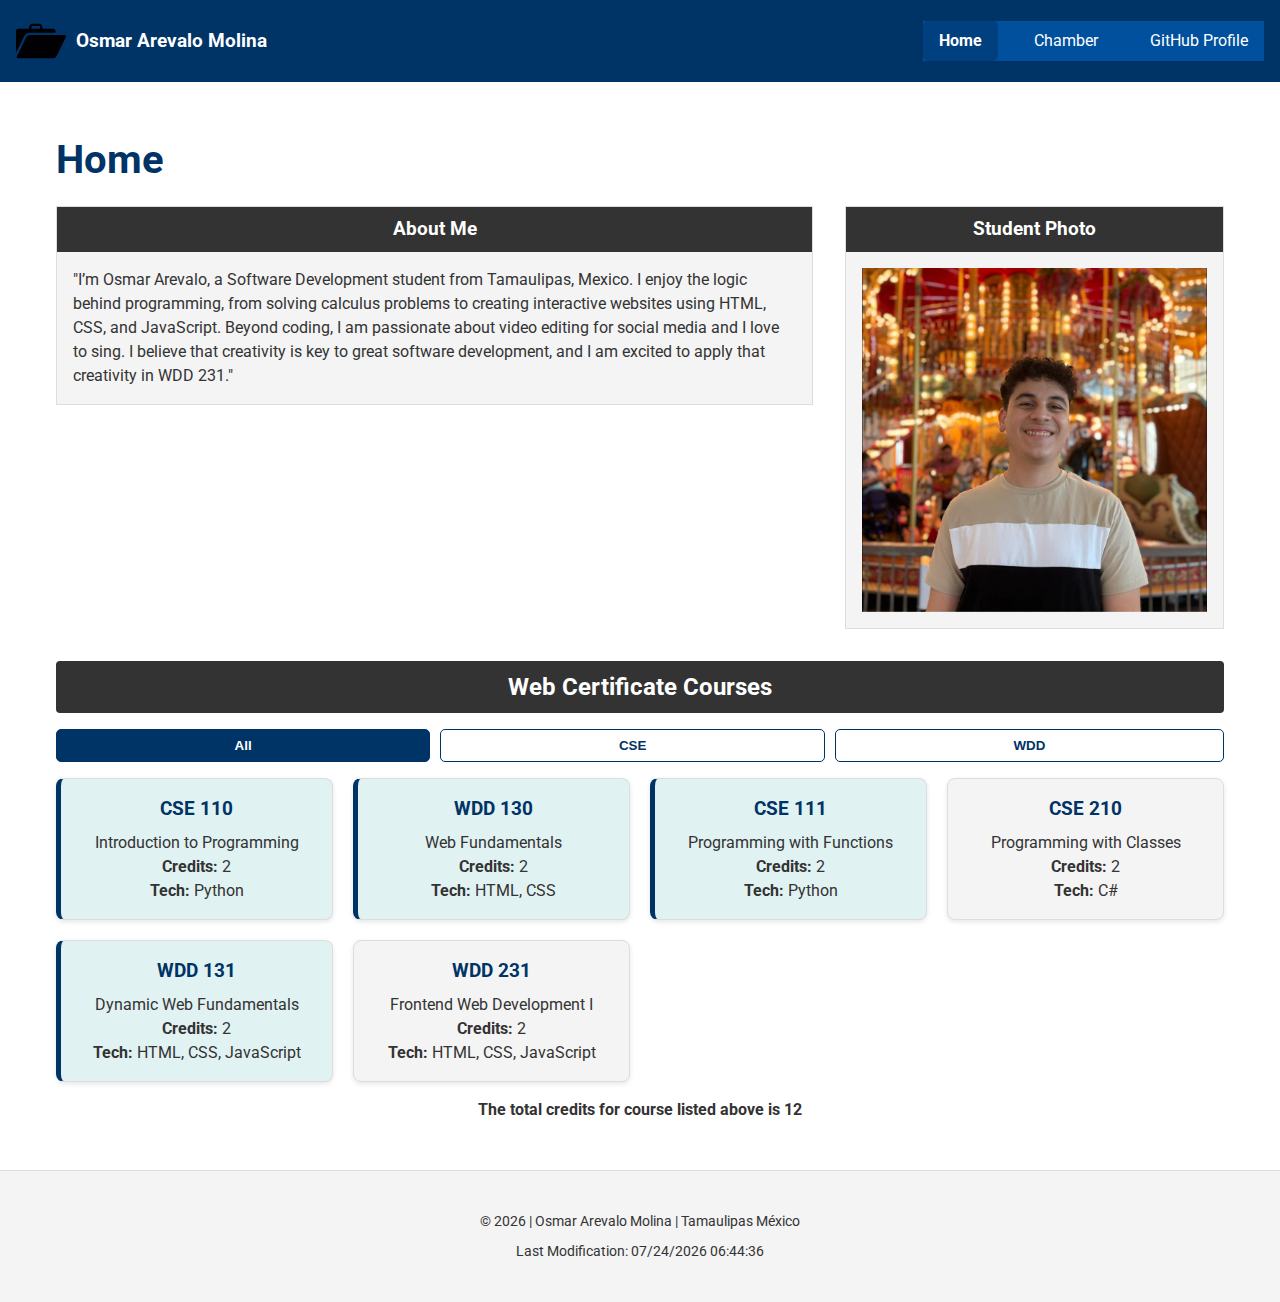
<file: index.html>
<!DOCTYPE html>
<html lang="en">
<head>
    <meta charset="UTF-8">
    <meta name="viewport" content="width=device-width, initial-scale=1.0">
    <meta name="description" content="WDD 231 Course Home Page - Web Frontend Development assignment showcasing responsive design and JS proficiency..">
    <meta name="author" content="Osmar Arevalo Molina">
    
    <title>WDD 231 - Course Home Page</title>

    <link rel="preconnect" href="https://fonts.googleapis.com">
    <link rel="preconnect" href="https://fonts.gstatic.com" crossorigin>
    <link href="https://fonts.googleapis.com/css2?family=Roboto:wght@400;700&display=swap" rel="stylesheet">

    <link rel="stylesheet" href="styles/base.css"> 
    <link rel="stylesheet" href="styles/layout.css"> <script src="scripts/main.js" defer></script>

    <link rel="icon" href="images/favicon.ico">
</head>
<body>

    <header>
        <div class="logo-container">
            <img src="images/logo.svg" alt="WDD 231 Course Logo" width="50" height="50">
            <span>Osmar Arevalo Molina</span>
        </div>
        
        <a id="menu" href="#" aria-label="Menu"></a>
        
        <nav>
            <ul class="navigation">
                <li><a href="#" class="active">Home</a></li>
                <li><a href="#">Chamber</a></li>
                <li><a href="https://github.com/Osmar238/wdd231" target="_blank">GitHub Profile</a></li>
            </ul> </nav>
    </header>

    <main>
        <h1>Home</h1>

        <section class="about-grid">
            <div class="about-card">
                <h2>About Me</h2>
                <p>"I’m Osmar Arevalo, a Software Development student from Tamaulipas, Mexico. I enjoy the logic behind programming, from solving calculus problems to creating interactive websites using HTML, CSS, and JavaScript. Beyond coding, I am passionate about video editing for social media and I love to sing. I believe that creativity is key to great software development, and I am excited to apply that creativity in WDD 231."</p>
            </div>
            <div class="photo-card">
                <h2>Student Photo</h2>
                <img src="images/osmar-arevalo.jpg" alt="Student Photo Placeholder">
            </div>
        </section>
        
        <section class="courses-section">
            <h2>Web Certificate Courses</h2>

            <div class="filter-buttons">
                <button id="all" class="active">All</button>
                <button id="cse">CSE</button>
                <button id="wdd">WDD</button>
            </div>
    
            <div class="course-grid"></div>
    
            <p class="total-credits">The total credits for course listed above is <span id="total-credits">0</span></p>
        </section>

        </main>

    <footer>
        <p>
            &copy; <span id="currentyear"></span> | 
            Osmar Arevalo Molina | 
            Tamaulipas México
        </p>
        <p id="lastModified"></p>
    </footer>

</body>
</html>
</file>
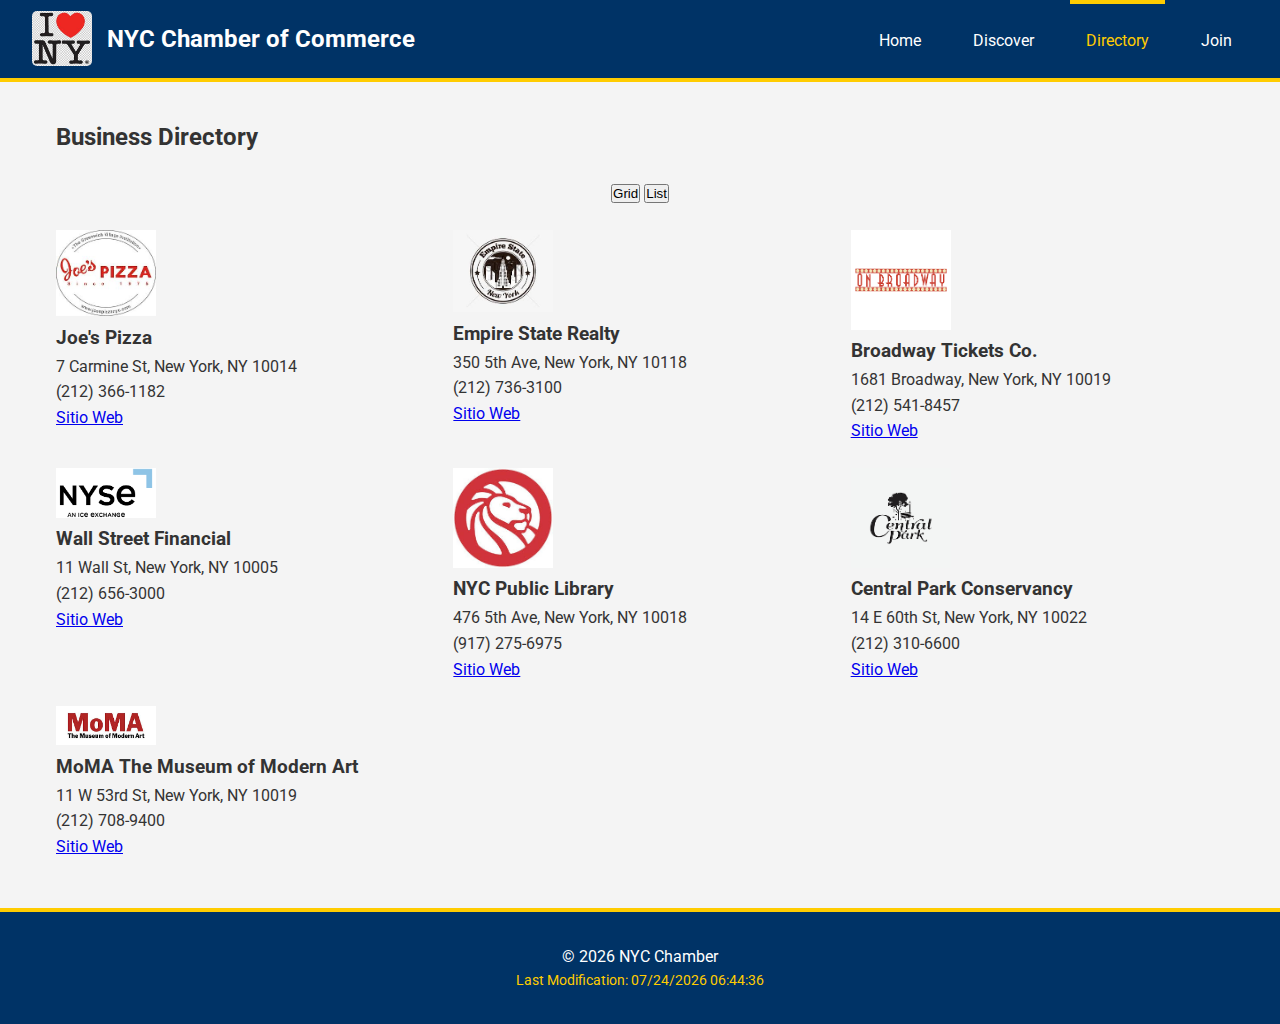
<file: chamber/directory.html>
<!DOCTYPE html>
<html lang="en">
<head>
    <meta charset="UTF-8">
    <meta name="viewport" content="width=device-width, initial-scale=1.0">
    <title>Business Directory - NYC Chamber</title>
    
    <meta name="description" content="Business Directory for the NYC Chamber of Commerce. Find local companies, organizations, and services in New York City.">
    <meta name="author" content="Osmar"> <meta property="og:title" content="Business Directory - NYC Chamber">
    <meta property="og:type" content="website">
    <meta property="og:description" content="Explore the best businesses in New York City. Join our Chamber of Commerce today.">
    <meta property="og:image" content="https://osmar238.github.io/wdd231/chamber/images/logo.png">
    <meta property="og:url" content="https://osmar238.github.io/wdd231/chamber/directory.html">

    <link rel="icon" href="images/logo.png">

    <link rel="preconnect" href="https://fonts.googleapis.com">
    <link rel="preconnect" href="https://fonts.gstatic.com" crossorigin>
    <link href="https://fonts.googleapis.com/css2?family=Montserrat:ital,wght@0,100..900;1,100..900&family=Roboto:ital,wght@0,100;0,300;0,400;0,500;0,700;0,900;1,100&display=swap" rel="stylesheet">

    <link rel="stylesheet" href="styles/base.css">
    <link rel="stylesheet" href="styles/medium.css">
    <link rel="stylesheet" href="styles/large.css">

    <script src="scripts/main.js" defer></script>
    <script src="scripts/members.js" defer></script>
</head>
<body>

    <header>
        <div class="header-content">
            <img src="images/logo.png" alt="NYC Chamber Logo">
            <h1>NYC Chamber of Commerce</h1>
            <button id="menu-toggle">☰</button>
        </div>
        <nav>
            <ul id="primary-nav">
                <li><a href="index.html">Home</a></li>
                <li><a href="discover.html">Discover</a></li>
                <li><a href="directory.html" class="active">Directory</a></li> <li><a href="join.html">Join</a></li>
            </ul>
        </nav>
    </header>

    <main class="directory-main">
        <h2>Business Directory</h2>
        
        <div class="menu-controls">
            <button id="grid">Grid</button>
            <button id="list">List</button>
        </div>

        <article id="members-container" class="grid-mode">
            </article>
    </main>

    <footer>
        <p>&copy; <span id="year"></span> NYC Chamber</p>
        <p id="lastModified"></p>
    </footer>
    
</html>
</file>
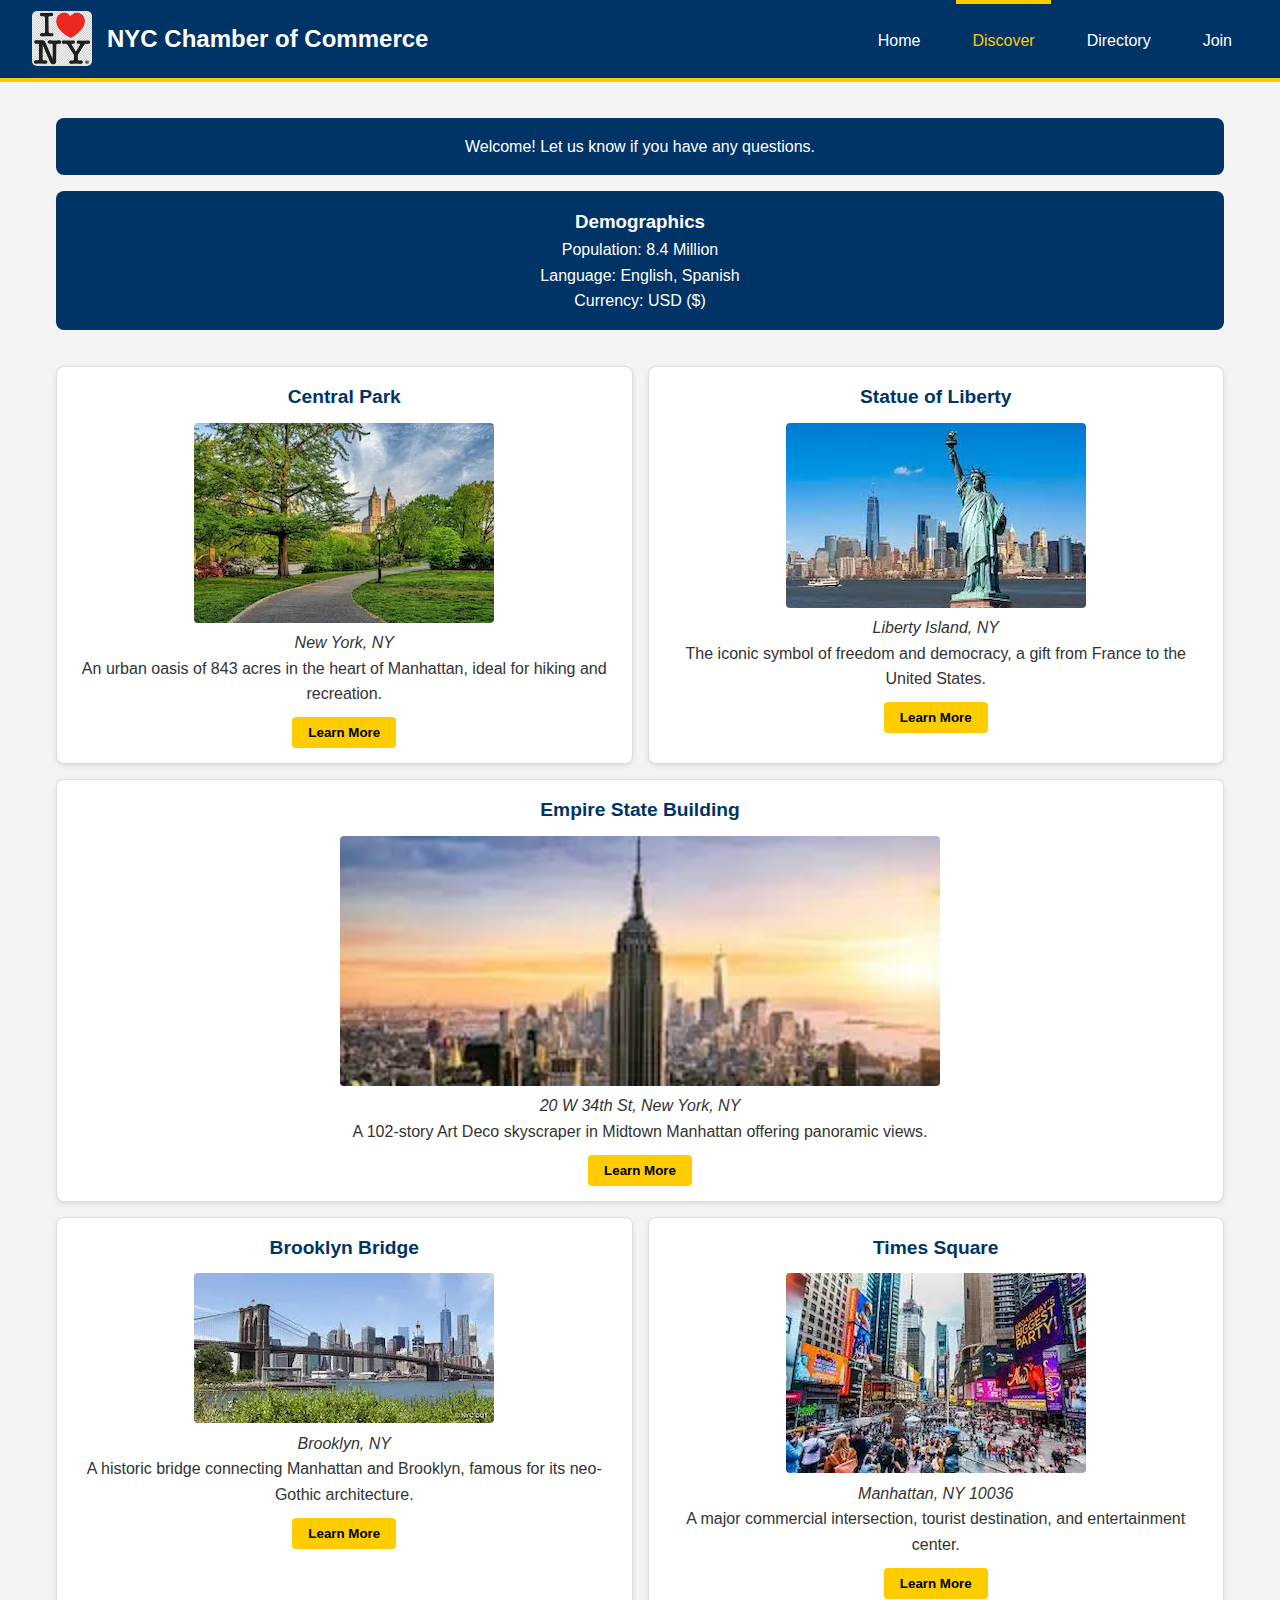
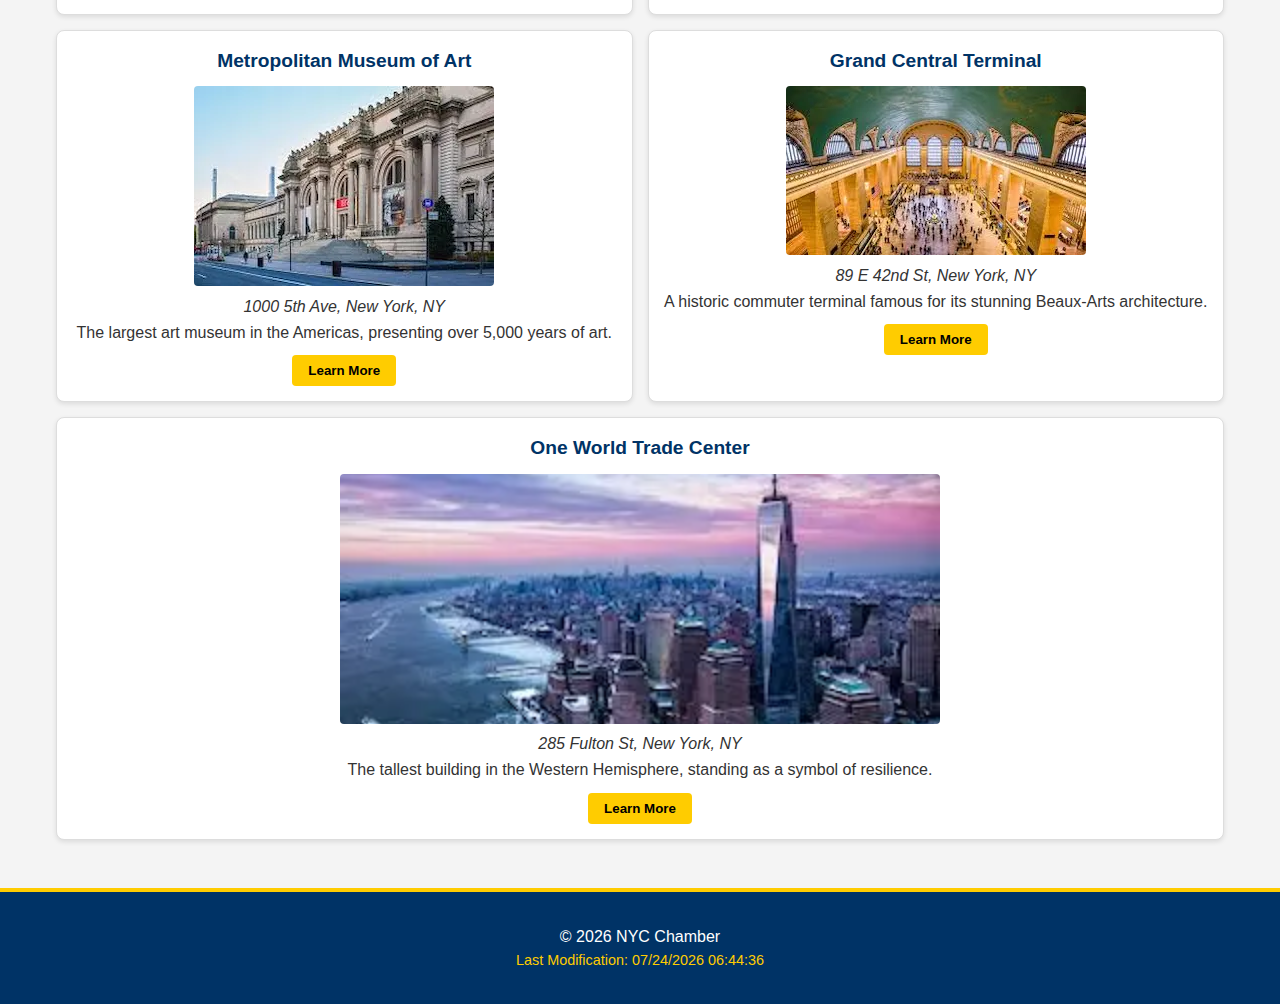
<file: chamber/discover.html>
<!DOCTYPE html>
<html lang="en">
<head>
    <meta charset="UTF-8">
    <meta name="viewport" content="width=device-width, initial-scale=1.0">
    <title>Discover - NYC Chamber of Commerce</title>
    <meta name="description" content="Discover the demographics and interesting places in New York City.">
    <meta name="author" content="Osmar Arevalo Molina">
    
    <link rel="icon" href="images/logo.png">
    
    <link rel="stylesheet" href="styles/base.css">
    <link rel="stylesheet" href="styles/medium.css" media="(min-width: 641px)">
    <link rel="stylesheet" href="styles/large.css" media="(min-width: 1025px)">

    <script type="module" src="scripts/discover.js"></script>
    <script src="scripts/main.js" defer></script>
</head>
<body>

    <header>
        <div class="header-content">
            <img src="images/logo.png" alt="NYC Chamber Logo">
            <h1>NYC Chamber of Commerce</h1>
            <button id="menu-toggle">☰</button>
        </div>
        <nav>
            <ul id="primary-nav">
                <li><a href="index.html">Home</a></li>
                <li><a href="discover.html" class="active">Discover</a></li>
                <li><a href="directory.html">Directory</a></li> 
                <li><a href="join.html">Join</a></li>
            </ul>
        </nav>
    </header>

    <main class="discover-main">
        <div class="sidebar">
            <div id="visit-message" class="visit-card">
                </div>
            
            <div class="stats-card">
                <h3>Demographics</h3>
                <p>Population: 8.4 Million</p>
                <p>Language: English, Spanish</p>
                <p>Currency: USD ($)</p>
            </div>
        </div>

        <div id="places-grid" class="places-grid">
            </div>
    </main>

    <footer>
        <p>&copy; <span id="year"></span> NYC Chamber</p>
        <p id="lastModified"></p>
    </footer>
</body>
</html>
</file>
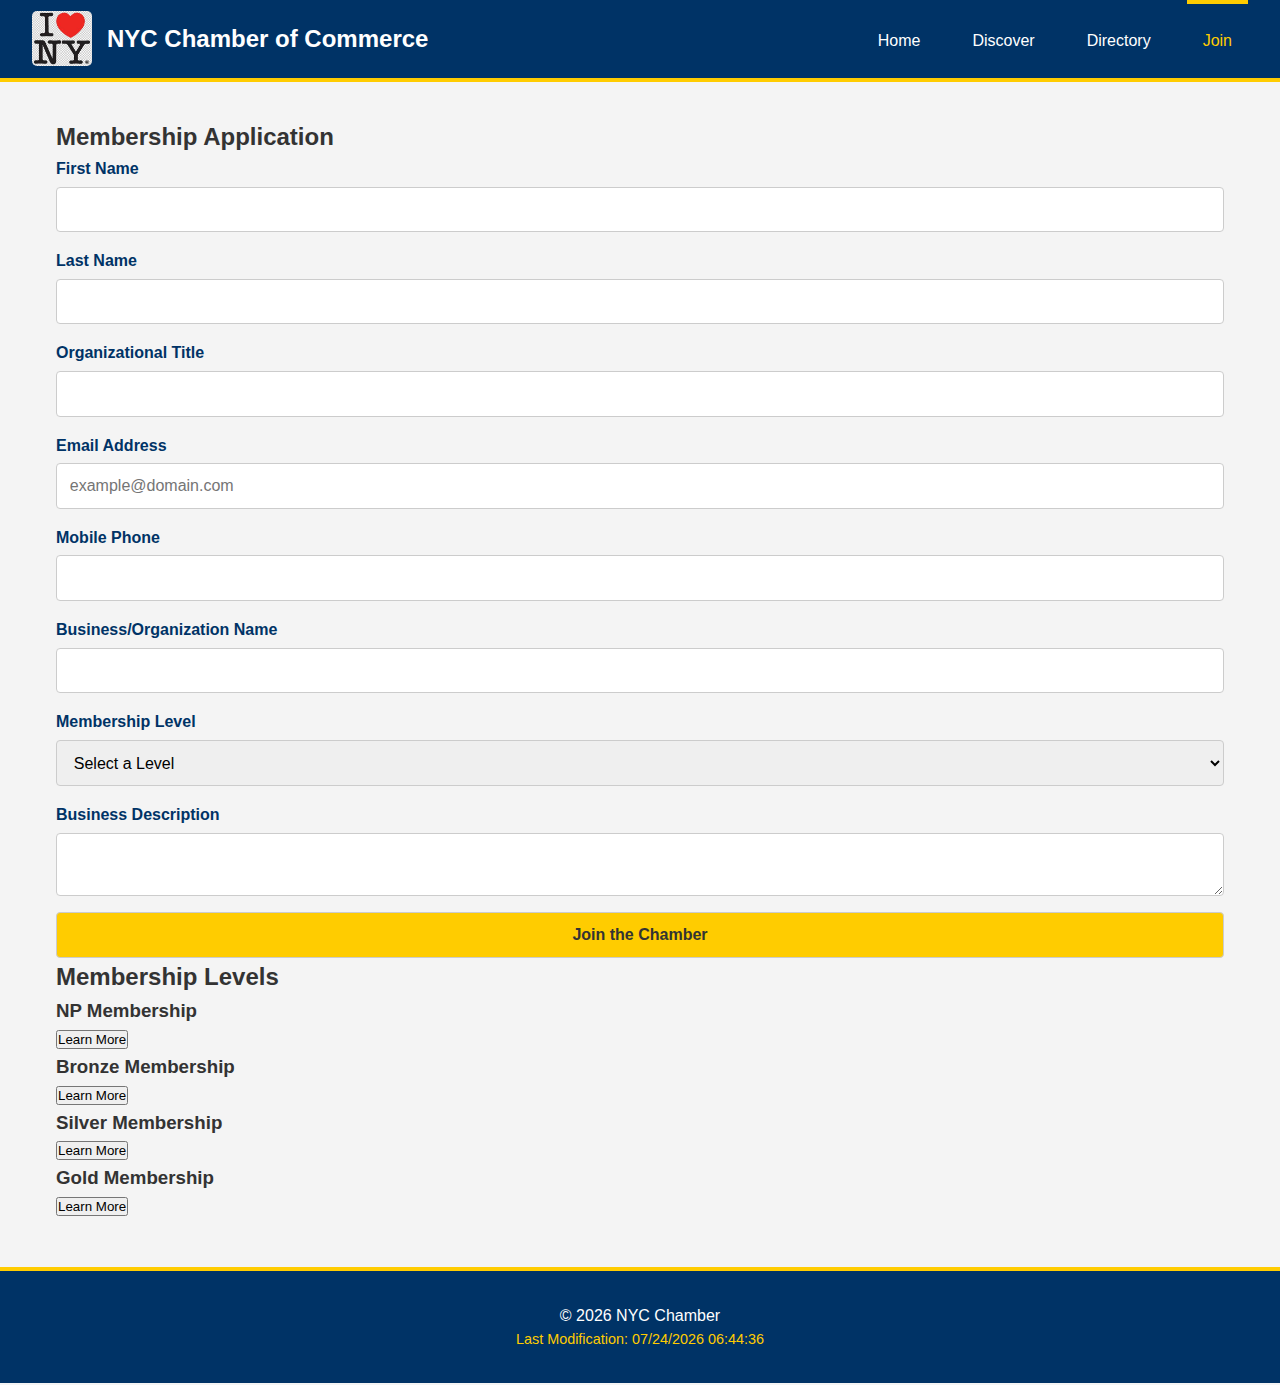
<file: chamber/join.html>
<!DOCTYPE html>
<html lang="en">
<head>
    <meta charset="UTF-8">
    <meta name="viewport" content="width=device-width, initial-scale=1.0">
    <title>Join - NYC Chamber of Commerce</title>
    <meta name="description" content="Join the NYC Chamber of Commerce. Membership application form.">
    <meta name="author" content="Osmar Arevalo Molina">
    
    <link rel="icon" href="images/logo.png">
    <link rel="stylesheet" href="styles/base.css">
    <link rel="stylesheet" href="styles/large.css" media="(min-width: 900px)">
    <script src="scripts/main.js" defer></script>
</head>
<body>

    <header>
        <div class="header-content">
            <img src="images/logo.png" alt="NYC Chamber Logo">
            <h1>NYC Chamber of Commerce</h1>
            <button id="menu-toggle">☰</button>
        </div>
        <nav>
            <ul id="primary-nav">
                <li><a href="index.html">Home</a></li>
                <li><a href="discover.html">Discover</a></li>
                <li><a href="directory.html">Directory</a></li> 
                <li><a href="join.html" class="active">Join</a></li>
            </ul>
        </nav>
    </header>

    <main class="join-container">
        <section class="form-section">
            <h2>Membership Application</h2>
            
            <form method="get" action="thankyou.html">
                
                <label>First Name 
                    <input type="text" name="fname" id="fname" required autocomplete="given-name" title="Enter your first name">
                </label>

                <label>Last Name 
                    <input type="text" name="lname" id="lname" required autocomplete="family-name" title="Enter your last name">
                </label>

                <label>Organizational Title
                    <input type="text" name="title" id="title" autocomplete="organization-title" 
                           pattern="[A-Za-z\s\-]{7,}" title="Must be at least 7 characters. Only letters, spaces and hyphens allowed.">
                </label>

                <label>Email Address
                    <input type="email" name="email" id="email" required autocomplete="email" placeholder="example@domain.com" title="Enter a valid email address">
                </label>

                <label>Mobile Phone
                    <input type="tel" name="phone" id="phone" required autocomplete="tel" title="Enter your mobile number">
                </label>

                <label>Business/Organization Name
                    <input type="text" name="org" id="org" required autocomplete="organization" title="Enter your organization name">
                </label>

                <label>Membership Level
                    <select name="membership" id="membership" required title="Select a membership level">
                        <option value="" disabled selected>Select a Level</option>
                        <option value="np">NP Membership (No Fee)</option>
                        <option value="bronze">Bronze Membership</option>
                        <option value="silver">Silver Membership</option>
                        <option value="gold">Gold Membership</option>
                    </select>
                </label>

                <label>Business Description
                    <textarea name="description" id="description" title="Describe your business"></textarea>
                </label>

                <input type="hidden" name="timestamp" id="timestamp" value="">

                <input type="submit" value="Join the Chamber" class="submit-btn">
            </form>
        </section>

        <section class="membership-cards">
            <h2>Membership Levels</h2>
            
            <div class="card-level animate-card">
                <h3>NP Membership</h3>
                <button id="np-btn">Learn More</button>
            </div>

            <div class="card-level animate-card">
                <h3>Bronze Membership</h3>
                <button id="bronze-btn">Learn More</button>
            </div>

            <div class="card-level animate-card">
                <h3>Silver Membership</h3>
                <button id="silver-btn">Learn More</button>
            </div>

            <div class="card-level animate-card">
                <h3>Gold Membership</h3>
                <button id="gold-btn">Learn More</button>
            </div>
        </section>

        <dialog id="np-modal">
            <h3>Non-Profit Membership</h3>
            <p>Perfect for non-profit organizations. Includes basic listing in directory.</p>
            <p><strong>Cost: Free</strong></p>
            <button class="close-modal">Close</button>
        </dialog>

        <dialog id="bronze-modal">
            <h3>Bronze Membership</h3>
            <p>Includes directory listing and access to networking events.</p>
            <p><strong>Cost: $50/month</strong></p>
            <button class="close-modal">Close</button>
        </dialog>

        <dialog id="silver-modal">
            <h3>Silver Membership</h3>
            <p>All Bronze benefits plus advertising on the home page.</p>
            <p><strong>Cost: $100/month</strong></p>
            <button class="close-modal">Close</button>
        </dialog>

        <dialog id="gold-modal">
            <h3>Gold Membership</h3>
            <p>All Silver benefits plus exclusive training and VIP event access.</p>
            <p><strong>Cost: $200/month</strong></p>
            <button class="close-modal">Close</button>
        </dialog>

    </main>

    <footer>
        <p>&copy; <span id="year"></span> NYC Chamber</p>
        <p id="lastModified"></p>
    </footer>
</body>
</html>
</file>
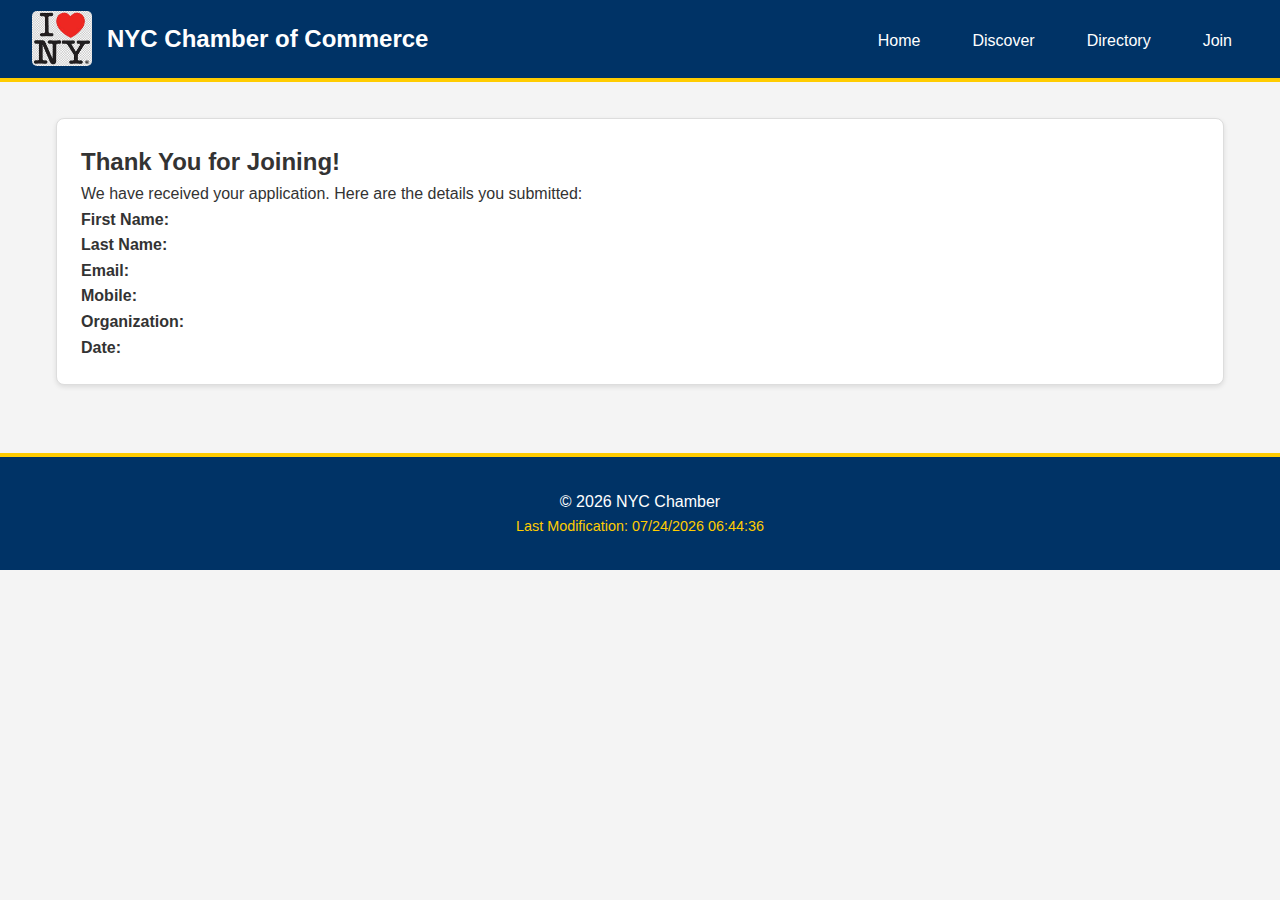
<file: chamber/thanksyou.html>
<!DOCTYPE html>
<html lang="en">
<head>
    <meta charset="UTF-8">
    <meta name="viewport" content="width=device-width, initial-scale=1.0">
    <title>Thank You - NYC Chamber</title>
    <link rel="stylesheet" href="styles/base.css">
    <link rel="stylesheet" href="styles/large.css" media="(min-width: 900px)">
    <script src="scripts/main.js" defer></script>
</head>
<body>
    <header>
        <div class="header-content">
            <img src="images/logo.png" alt="NYC Chamber Logo">
            <h1>NYC Chamber of Commerce</h1>
            <button id="menu-toggle">☰</button>
        </div>
        <nav>
            <ul id="primary-nav">
                <li><a href="index.html">Home</a></li>
                <li><a href="discover.html">Discover</a></li>
                <li><a href="directory.html">Directory</a></li> 
                <li><a href="join.html">Join</a></li>
            </ul>
        </nav>
    </header>

    <main class="thankyou-container">
        <div class="card">
            <h2>Thank You for Joining!</h2>
            <p>We have received your application. Here are the details you submitted:</p>
            
            <div class="results">
                <p><strong>First Name:</strong> <span id="results-fname"></span></p>
                <p><strong>Last Name:</strong> <span id="results-lname"></span></p>
                <p><strong>Email:</strong> <span id="results-email"></span></p>
                <p><strong>Mobile:</strong> <span id="results-phone"></span></p>
                <p><strong>Organization:</strong> <span id="results-org"></span></p>
                <p><strong>Date:</strong> <span id="results-timestamp"></span></p>
            </div>
        </div>
    </main>

    <footer>
        <p>&copy; <span id="year"></span> NYC Chamber</p>
        <p id="lastModified"></p>
    </footer>
</body>
</html>
</file>
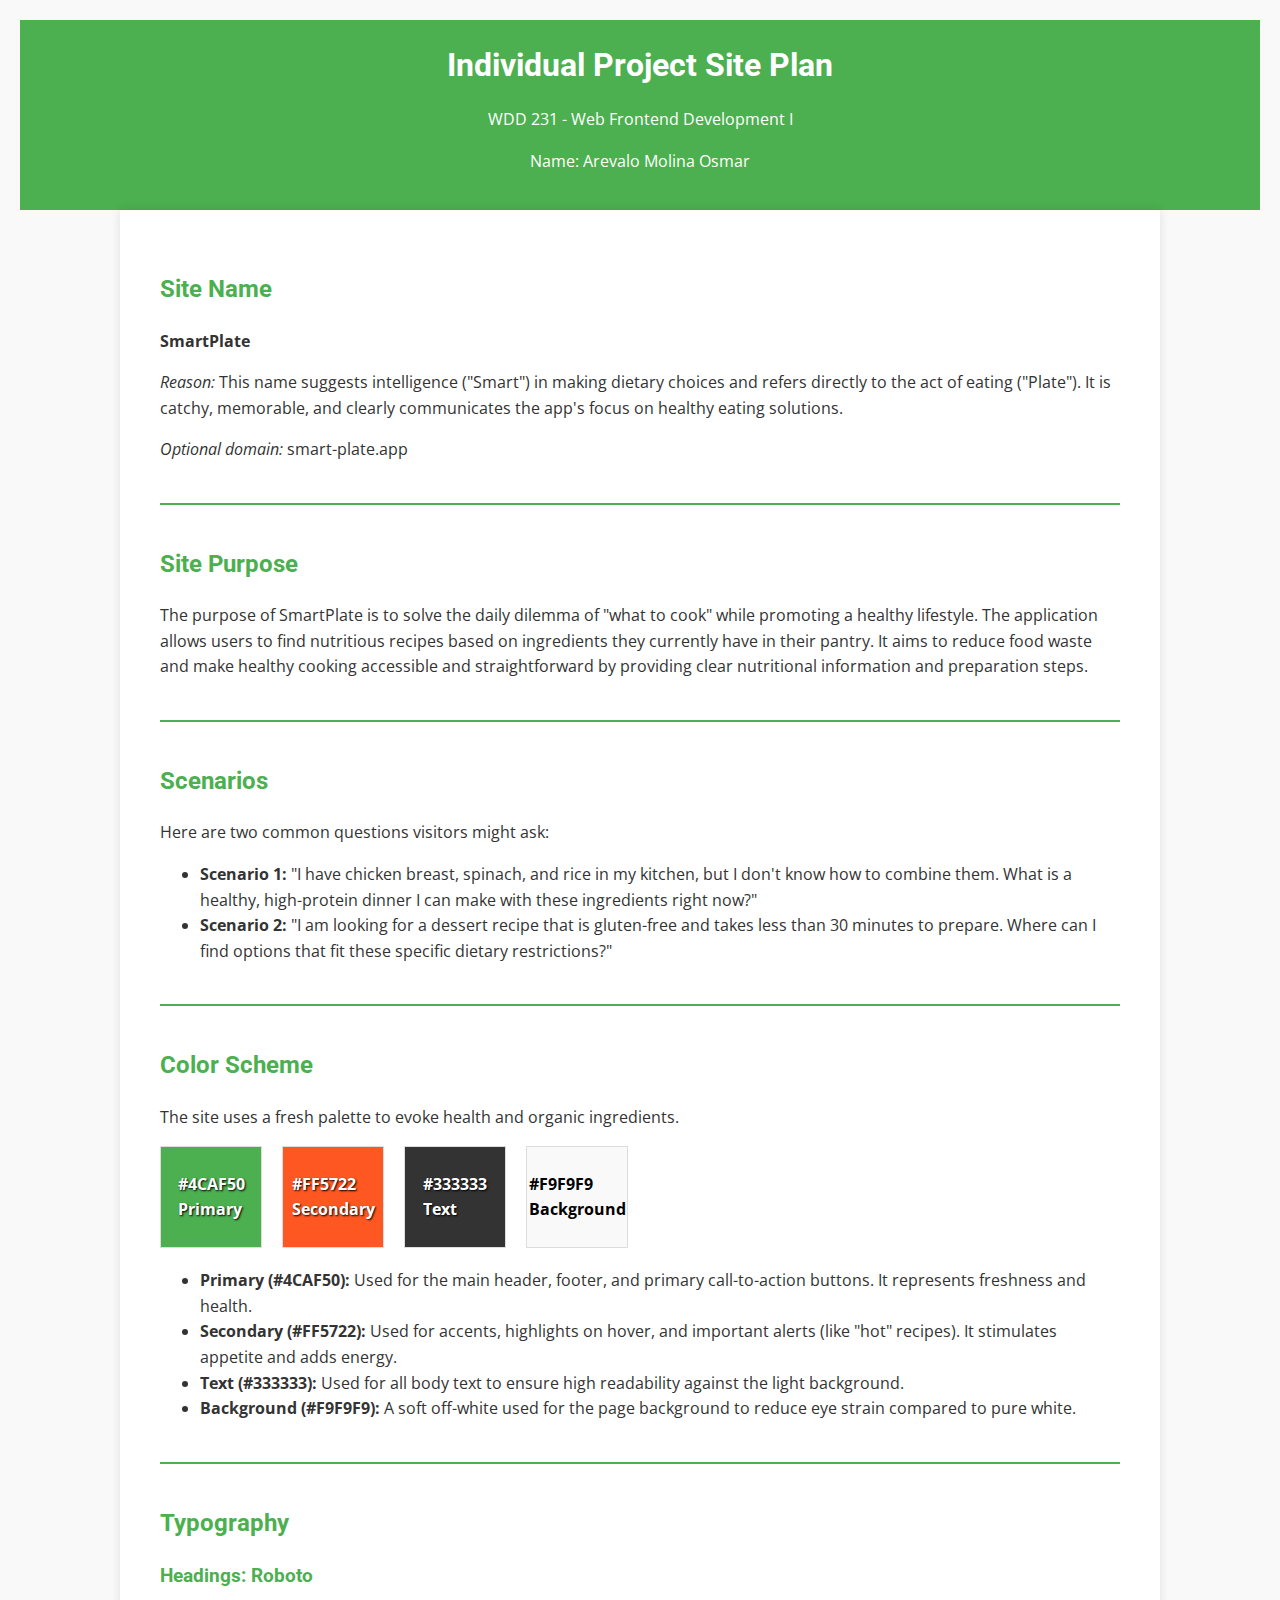
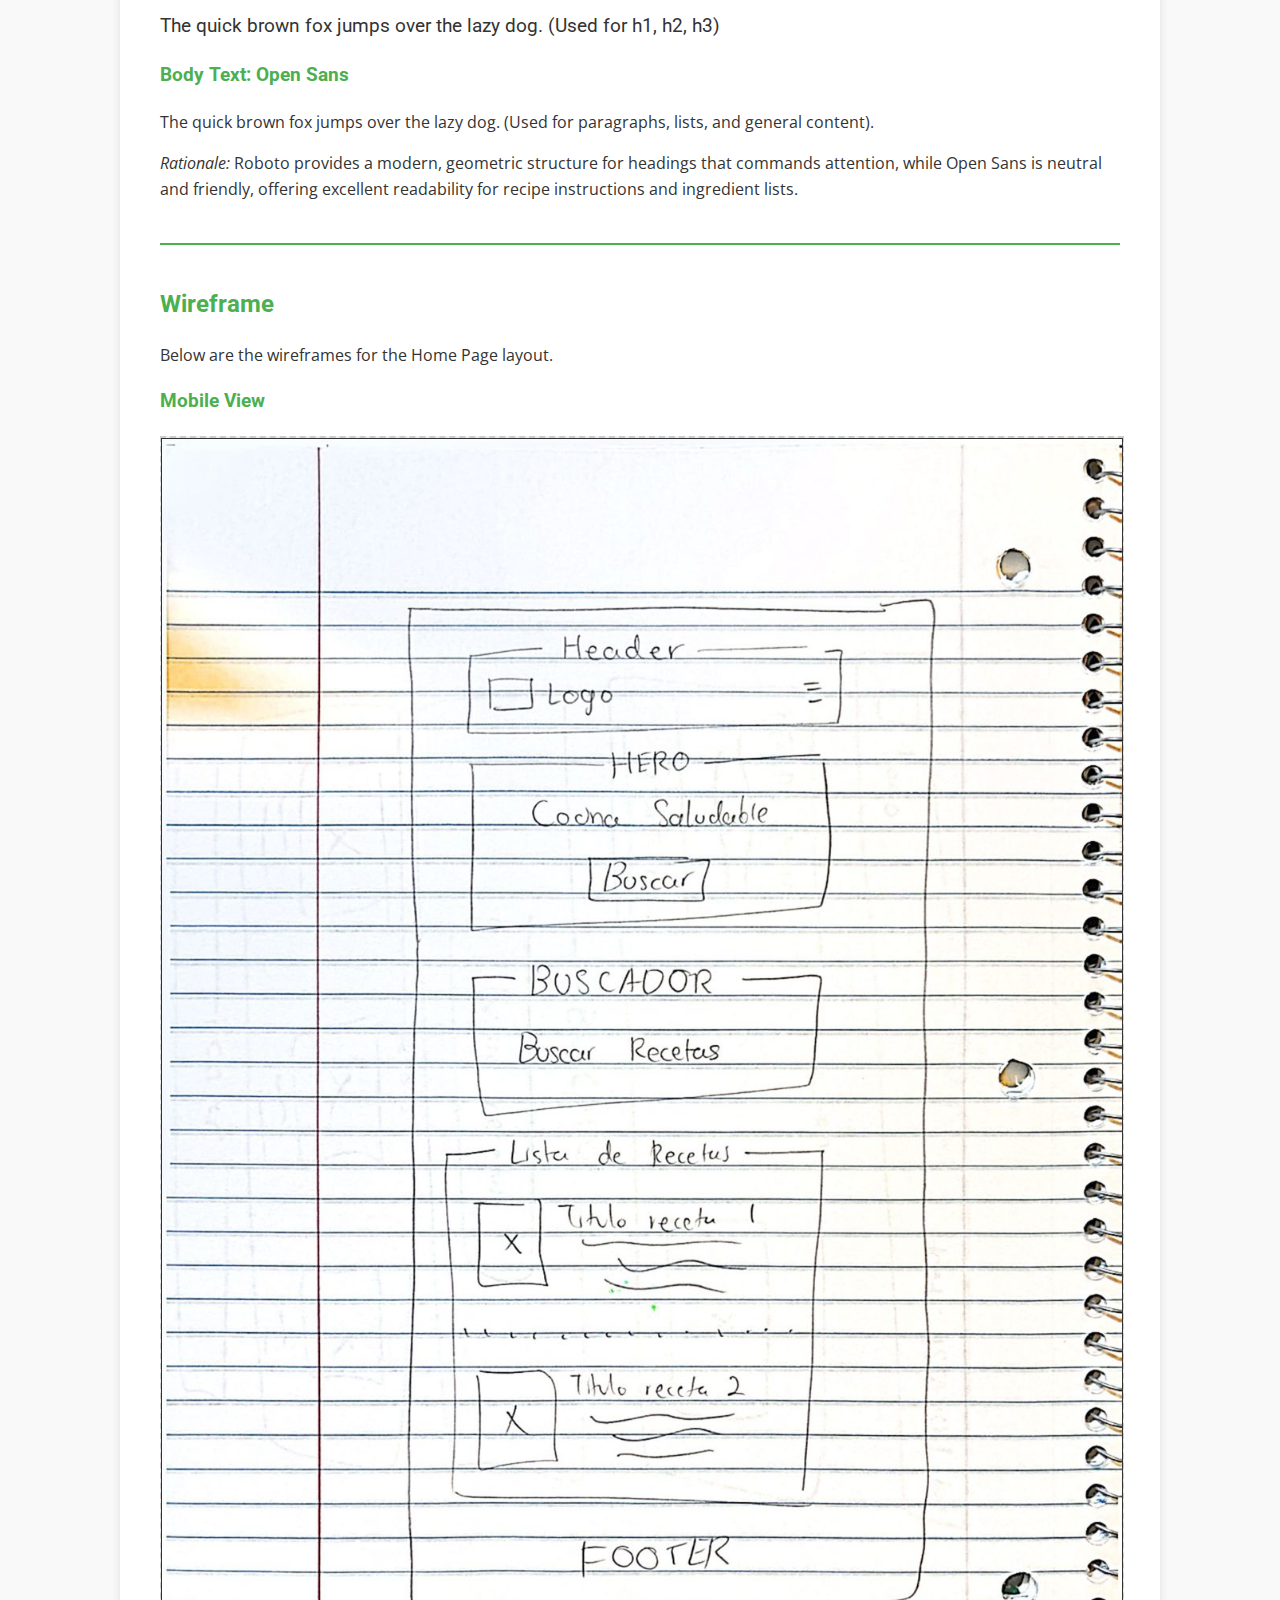
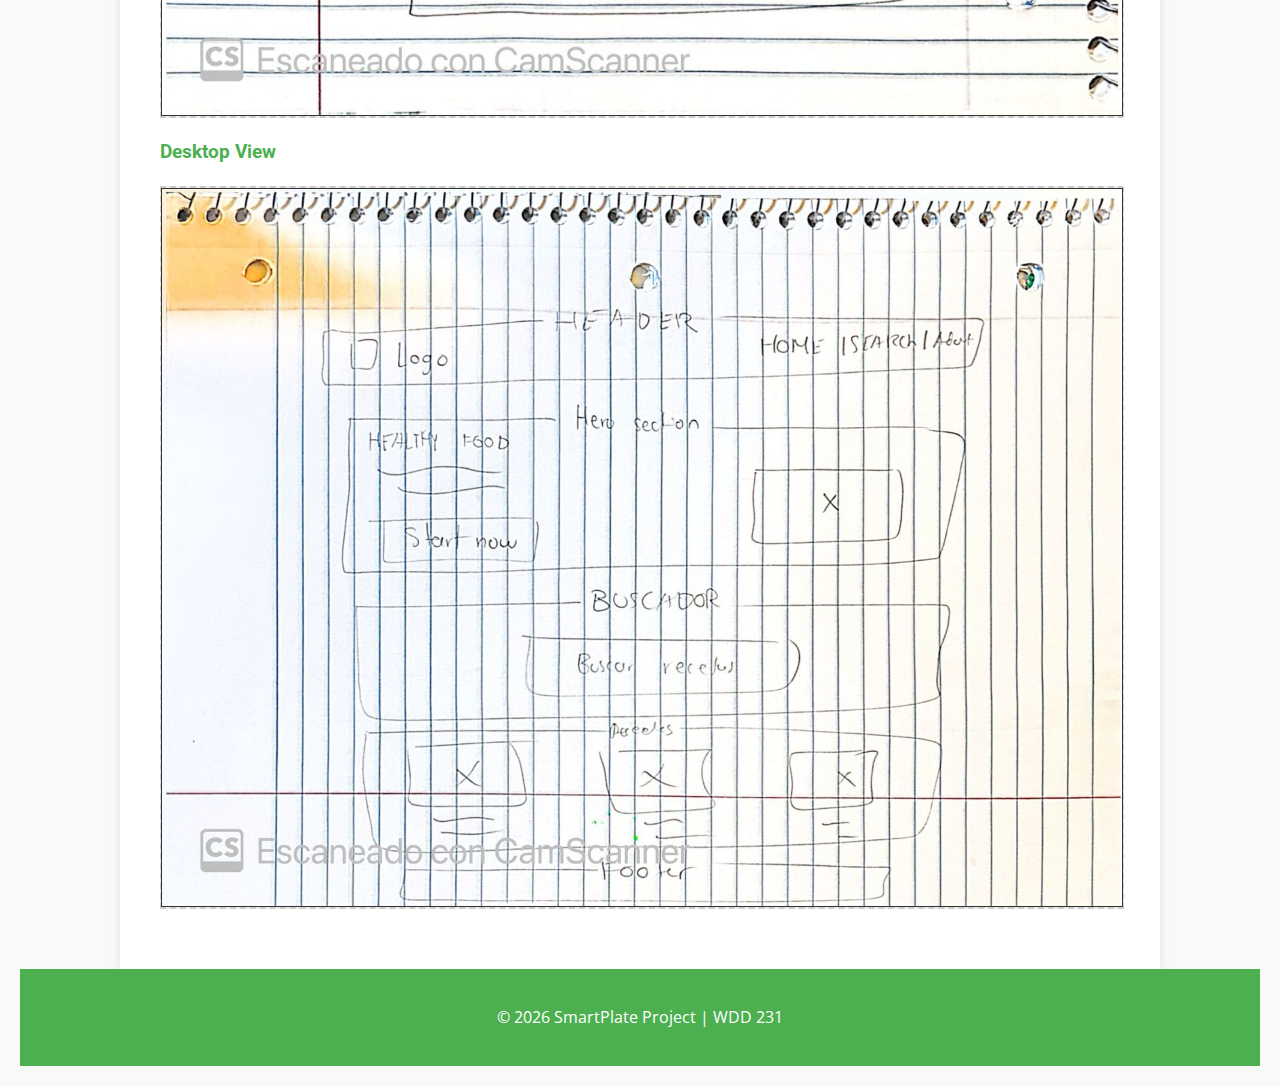
<file: site/site_plan.html>
<!DOCTYPE html>
<html lang="en">
<head>
    <meta charset="UTF-8">
    <meta name="viewport" content="width=device-width, initial-scale=1.0">
    <title>Site Plan | Smart Healthy Recipe Finder</title>
    <link rel="preconnect" href="https://fonts.googleapis.com">
    <link rel="preconnect" href="https://fonts.gstatic.com" crossorigin>
    <link href="https://fonts.googleapis.com/css2?family=Open+Sans:wght@400;700&family=Roboto:wght@400;700&display=swap" rel="stylesheet">
    
    <style>
        :root {
            --primary-color: #4CAF50;    
            --secondary-color: #FF5722;  
            --accent-color: #333333;    
            --bg-color: #f9f9f9;        
        }

        body {
            font-family: 'Open Sans', sans-serif;
            color: var(--accent-color);
            background-color: var(--bg-color);
            margin: 0;
            padding: 20px;
            line-height: 1.6;
        }

        header, footer {
            background-color: var(--primary-color);
            color: white;
            padding: 20px;
            text-align: center;
        }

        h1, h2, h3 {
            font-family: 'Roboto', sans-serif;
            color: var(--primary-color);
        }

        header h1 {
            color: white;
            margin: 0;
        }

        .container {
            max-width: 960px;
            margin: 0 auto;
            background: white;
            padding: 40px;
            box-shadow: 0 0 10px rgba(0,0,0,0.1);
        }

        hr {
            border: 1px solid var(--primary-color);
            margin: 40px 0;
        }

        .color-palette {
            display: flex;
            gap: 20px;
            margin-bottom: 20px;
        }

        .color-swatch {
            width: 100px;
            height: 100px;
            border: 1px solid #ddd;
            display: flex;
            align-items: center;
            justify-content: center;
            color: white;
            font-weight: bold;
            text-shadow: 1px 1px 2px black;
        }

        .primary-bg { background-color: var(--primary-color); }
        .secondary-bg { background-color: var(--secondary-color); }
        .accent-bg { background-color: var(--accent-color); }
        .bg-color-swatch { background-color: var(--bg-color); color: black; text-shadow: none; }

        .wireframe-box {
            border: 2px dashed #ccc;
            background-color: #eee;
            width: 100%;
            min-height: 300px;
            display: flex;
            justify-content: center;
            align-items: center;
            margin-bottom: 20px;
            color: #666;
        }
        
        .wireframe-img {
            max-width: 100%;
            height: auto;
            border: 1px solid #333;
        }
    </style>
</head>
<body>

    <header>
        <h1>Individual Project Site Plan</h1>
        <p>WDD 231 - Web Frontend Development I</p>
        <p>Name: Arevalo Molina Osmar</p>
    </header>

    <div class="container">
        <h2>Site Name</h2>
        <p><strong>SmartPlate</strong></p>
        <p><em>Reason:</em> This name suggests intelligence ("Smart") in making dietary choices and refers directly to the act of eating ("Plate"). It is catchy, memorable, and clearly communicates the app's focus on healthy eating solutions.</p>
        <p><em>Optional domain:</em> smart-plate.app</p>

        <hr>

        <h2>Site Purpose</h2>
        <p>The purpose of SmartPlate is to solve the daily dilemma of "what to cook" while promoting a healthy lifestyle. The application allows users to find nutritious recipes based on ingredients they currently have in their pantry. It aims to reduce food waste and make healthy cooking accessible and straightforward by providing clear nutritional information and preparation steps.</p>

        <hr>

        <h2>Scenarios</h2>
        <p>Here are two common questions visitors might ask:</p>
        <ul>
            <li><strong>Scenario 1:</strong> "I have chicken breast, spinach, and rice in my kitchen, but I don't know how to combine them. What is a healthy, high-protein dinner I can make with these ingredients right now?"</li>
            <li><strong>Scenario 2:</strong> "I am looking for a dessert recipe that is gluten-free and takes less than 30 minutes to prepare. Where can I find options that fit these specific dietary restrictions?"</li>
        </ul>

        <hr>

        <h2>Color Scheme</h2>
        <p>The site uses a fresh palette to evoke health and organic ingredients.</p>
        <div class="color-palette">
            <div class="color-swatch primary-bg">#4CAF50<br>Primary</div>
            <div class="color-swatch secondary-bg">#FF5722<br>Secondary</div>
            <div class="color-swatch accent-bg">#333333<br>Text</div>
            <div class="color-swatch bg-color-swatch">#F9F9F9<br>Background</div>
        </div>
        <ul>
            <li><strong>Primary (#4CAF50):</strong> Used for the main header, footer, and primary call-to-action buttons. It represents freshness and health.</li>
            <li><strong>Secondary (#FF5722):</strong> Used for accents, highlights on hover, and important alerts (like "hot" recipes). It stimulates appetite and adds energy.</li>
            <li><strong>Text (#333333):</strong> Used for all body text to ensure high readability against the light background.</li>
            <li><strong>Background (#F9F9F9):</strong> A soft off-white used for the page background to reduce eye strain compared to pure white.</li>
        </ul>

        <hr>

        <h2>Typography</h2>
        
        <h3>Headings: Roboto</h3>
        <p style="font-family: 'Roboto', sans-serif; font-size: 1.2em;">
            The quick brown fox jumps over the lazy dog. (Used for h1, h2, h3)
        </p>

        <h3>Body Text: Open Sans</h3>
        <p style="font-family: 'Open Sans', sans-serif;">
            The quick brown fox jumps over the lazy dog. (Used for paragraphs, lists, and general content).
        </p>
        <p>
            <em>Rationale:</em> Roboto provides a modern, geometric structure for headings that commands attention, while Open Sans is neutral and friendly, offering excellent readability for recipe instructions and ingredient lists.
        </p>

        <hr>

        <h2>Wireframe</h2>
        <p>Below are the wireframes for the Home Page layout.</p>

        <h3>Mobile View</h3>
        <div class="wireframe-box">
            <img src="../images/wireframe1.jpeg" alt="Mobile Wireframe sketch" class="wireframe-img">
        </div>

        <h3>Desktop View</h3>
        <div class="wireframe-box">
            <img src="../images/wireframe2.jpeg" alt="Desktop Wireframe sketch" class="wireframe-img">
        </div>
    </div>

    <footer>
        <p>&copy; 2026 SmartPlate Project | WDD 231</p>
    </footer>

</body>
</html>
</file>
<file: styles/base.css>
:root {
    --primary-color: #003366;
    --secondary-color: #00509e;
    --accent-color: #e0f2f1;
    --text-color: #333333;
    --white: #ffffff;
    --card-bg: #f4f4f4; /* Color de fondo gris claro para las tarjetas */
    --heading-font: 'Roboto', sans-serif;
    --paragraph-font: 'Roboto', sans-serif;
}

* {
    margin: 0;
    padding: 0;
    box-sizing: border-box;
}

body {
    font-family: var(--paragraph-font);
    color: var(--text-color);
    background-color: var(--white);
    line-height: 1.5;
}

header {
    background-color: var(--primary-color);
    color: var(--white);
    padding: 1rem;
    display: flex;
    justify-content: space-between;
    align-items: center;
}

.logo-container {
    display: flex;
    align-items: center;
    gap: 10px;
}

.logo-container span {
    font-size: 1.2rem;
    font-weight: bold;
}

#menu {
    font-size: 2rem;
    text-decoration: none;
    color: var(--white);
    cursor: pointer;
    display: block;
}

#menu::before {
    content: "☰";
}

#menu.open::before {
    content: "✖";
}

nav {
    background-color: var(--secondary-color);
}

nav ul {
    list-style: none;
    display: none;
    flex-direction: column;
}

nav ul.open {
    display: flex;
}

nav ul li a {
    display: block;
    padding: 1rem;
    text-align: center;
    text-decoration: none;
    color: var(--white);
    border-top: 1px solid rgba(255,255,255,0.1);
}

nav ul li a:hover {
    background-color: rgba(255,255,255,0.2);
}

nav ul li a.active {
    background-color: rgba(0, 0, 0, 0.2);
    font-weight: bold;
}

main {
    padding: 1rem;
    max-width: 1200px;
    margin: 0 auto;
}

h1 {
    font-family: var(--heading-font);
    color: var(--primary-color);
    margin-bottom: 1rem;
}

/* --- NUEVOS ESTILOS PARA LA SECCIÓN ABOUT --- */
.about-grid {
    display: grid;
    gap: 1rem;
    margin-bottom: 2rem;
}

.about-card, .photo-card {
    background-color: var(--card-bg);
    border: 1px solid #ddd;
    padding: 1rem;
}

.about-card h2, .photo-card h2 {
    background-color: var(--text-color); /* Barra de título oscura */
    color: var(--white);
    padding: 0.5rem;
    margin: -1rem -1rem 1rem -1rem; /* Expandir el fondo del título */
    font-size: 1.2rem;
    text-align: center;
}

.photo-card img {
    width: 100%;
    height: auto;
    display: block;
    background-color: #ccc; /* Placeholder color */
    min-height: 200px; /* Altura mínima para el placeholder */
}

/* --- ESTILOS DE CURSOS --- */
.courses-section h2 {
    background-color: var(--text-color);
    color: var(--white);
    padding: 0.5rem;
    text-align: center;
    margin-bottom: 1rem;
}

.filter-buttons {
    display: flex;
    flex-wrap: wrap; /* Permite que los botones se envuelvan en pantallas muy pequeñas */
    justify-content: center;
    gap: 10px;
    margin-bottom: 1rem;
}

.filter-buttons button {
    padding: 0.5rem 1rem;
    background-color: var(--white);
    border: 1px solid var(--primary-color);
    color: var(--primary-color);
    cursor: pointer;
    border-radius: 5px;
    font-weight: bold;
    flex: 1 1 auto; /* Botones flexibles */
    max-width: 150px;
}

.filter-buttons button.active, .filter-buttons button:hover {
    background-color: var(--primary-color);
    color: var(--white);
}

.course-grid {
    display: grid;
    grid-template-columns: 1fr;
    gap: 1rem;
    margin-bottom: 1rem;
}

.course-card {
    background-color: var(--card-bg); /* Usar el mismo gris claro */
    border: 1px solid #ddd;
    padding: 1rem;
    border-radius: 8px;
    box-shadow: 0 2px 5px rgba(0,0,0,0.1);
    text-align: center;
}

.course-card.completed {
    background-color: var(--accent-color);
    border-left: 5px solid var(--primary-color);
}

.course-card h3 {
    margin-bottom: 0.5rem;
    color: var(--primary-color);
}

.total-credits {
    text-align: center;
    font-weight: bold;
    margin-top: 1rem;
}

footer {
    background-color: var(--card-bg); /* Fondo gris claro para footer */
    color: var(--text-color);
    text-align: center;
    padding: 2rem 1rem;
    margin-top: 2rem;
    border-top: 1px solid #ddd;
}

.social-links {
    display: flex;
    justify-content: center;
    gap: 1.5rem;
    margin-bottom: 1rem;
    font-size: 1.5rem;
}

.social-links a {
    color: var(--text-color);
    text-decoration: none;
    display: flex;
    align-items: center;
    gap: 5px;
}

footer p {
    margin: 0.5rem 0;
    font-size: 0.9rem;
}

.courses-section h2 {
    background-color: var(--text-color); /* Fondo gris oscuro/negro */
    color: var(--white);                 /* Letras blancas */
    padding: 0.5rem;
    text-align: center;
    margin-bottom: 1rem;
    border-radius: 4px; /* Un pequeño borde redondeado para que se vea pulido */
}
</file>
<file: styles/layout.css>
@media (min-width: 768px) {

    #menu {
        display: none;
    }

    nav ul {
        display: flex;
        flex-direction: row;
        gap: 20px;
    }

    nav ul li a {
        border: none;
        padding: 0.5rem 1rem;
        border-radius: 5px;
        transition: background-color 0.3s ease;
    }

    main {
        margin-top: 2rem;
    }

    h1 {
        font-size: 2.5rem;
    }

    .about-grid {
        grid-template-columns: 2fr 1fr;
        align-items: start; 
        gap: 2rem; 
    }

    .course-grid {
        grid-template-columns: repeat(auto-fill, minmax(250px, 1fr)); 
        gap: 20px;
    }
    
    .filter-buttons button {
        max-width: none;
    }
}
</file>
<file: chamber/styles/base.css>
:root {
    --primary-color: #003366; 
    --secondary-color: #FFCC00; 
    --text-dark: #333333;
    --text-light: #ffffff;
    --bg-light: #f4f4f4;
}

* { margin: 0; padding: 0; box-sizing: border-box; }

body {
    font-family: 'Roboto', sans-serif;
    background-color: var(--bg-light);
    color: var(--text-dark);
    line-height: 1.6;
}


header {
    background-color: var(--primary-color);
    color: var(--text-light);
    padding: 1rem;
    display: flex;
    justify-content: space-between;
    align-items: center;
    border-bottom: 4px solid var(--secondary-color);
}

.header-content { display: flex; align-items: center; gap: 15px; }

header img { width: 60px; height: auto; border-radius: 5px; }
header h1 { font-size: 1.5rem; margin: 0; }

#menu-toggle {
    font-size: 2rem;
    background: none;
    border: none;
    color: var(--text-light);
    cursor: pointer;
    display: block; 
}

nav {
    position: absolute;
    top: 80px; left: 0; width: 100%;
    background-color: #002244;
    display: none; z-index: 1000; 
}
nav.open { display: block; }
nav ul { list-style: none; text-align: center; }
nav ul li a {
    display: block; padding: 1rem;
    color: var(--text-light); text-decoration: none;
    border-bottom: 1px solid rgba(255,255,255,0.1);
}
nav ul li a:hover, nav ul li a.active {
    background-color: var(--secondary-color); color: var(--text-dark);
}

main { max-width: 1200px; margin: 20px auto; padding: 1rem; }

.hero {
    position: relative; margin-bottom: 20px;
    min-height: 400px; background-color: #333; 
    display: flex; align-items: center; overflow: hidden;
}
.hero .img-hero { width: 100%; height: auto; display: block; }
.hero-text {
    background-color: rgba(0, 0, 0, 0.6); color: #ffffff;
    padding: 1rem; text-align: center;
    position: absolute; top: 50%; left: 50%;
    transform: translate(-50%, -50%);
    width: 80%; border-radius: 10px;
}
.hero-text h2, .hero-text p { color: #ffffff; }
.cta-button {
    display: inline-block; background-color: var(--secondary-color); color: var(--text-dark);
    padding: 15px 30px; margin-top: 15px; text-decoration: none;
    font-weight: bold; border-radius: 5px; font-size: 1.2rem; transition: 0.3s;
}
.cta-button:hover { background-color: #e6b800; }

.card {
    background-color: #fff; border: 1px solid #ddd; border-radius: 8px;
    padding: 1.5rem; margin-bottom: 20px;
    box-shadow: 0 2px 5px rgba(0,0,0,0.1);
}
.card h3 { border-bottom: 2px solid var(--secondary-color); padding-bottom: 10px; margin-bottom: 15px; }

/* --- FOOTER --- */
footer {
    background-color: var(--primary-color); color: var(--text-light);
    text-align: center; padding: 2rem; margin-top: 2rem;
    border-top: 4px solid var(--secondary-color);
}
#lastModified { color: var(--secondary-color); font-size: 0.9rem; }


.discover-main {
    display: grid; grid-template-columns: 1fr;
    gap: 20px; padding: 1rem;
}
.visit-card, .stats-card {
    background: var(--primary-color); color: white;
    padding: 1rem; border-radius: 8px; text-align: center; margin-bottom: 1rem;
}
.place-card {
    background: white; border: 1px solid #ddd; border-radius: 8px;
    padding: 15px; text-align: center;
    box-shadow: 0 2px 5px rgba(0,0,0,0.1);
}
.place-card img {
    width: 100%; height: auto; border-radius: 4px; max-width: 300px;
}
.place-card h2 { font-size: 1.2rem; margin-bottom: 10px; color: var(--primary-color); }
.place-card button {
    background-color: var(--secondary-color); border: none;
    padding: 8px 16px; margin-top: 10px;
    border-radius: 4px; cursor: pointer; font-weight: bold;
}

.spotlights-container { display: flex; flex-direction: column; gap: 15px; }
.spotlight-card { border: 1px solid #ccc; padding: 15px; text-align: center; background-color: #f9f9f9; }
.menu-controls { margin: 1rem 0; text-align: center; padding: 0.5rem; }
.grid-mode { display: grid; grid-template-columns: repeat(auto-fit, minmax(300px, 1fr)); gap: 1.5rem; }
.list-mode { display: flex; flex-direction: column; gap: 10px; }
.form-section label { display: block; margin-bottom: 1rem; color: var(--primary-color); font-weight: bold; }
.form-section input, .form-section select, .form-section textarea {
    display: block; width: 100%; padding: 0.8rem; margin-top: 5px;
    border: 1px solid #ccc; border-radius: 4px; font-size: 1rem;
}
.submit-btn {
    background-color: var(--secondary-color); color: var(--text-dark);
    font-weight: bold; cursor: pointer; border: none; margin-top: 1rem; transition: 0.3s;
}
dialog { border: none; border-radius: 8px; padding: 2rem; box-shadow: 0 0 20px rgba(0,0,0,0.5); max-width: 90%; margin: auto; }
dialog::backdrop { background-color: rgba(0, 0, 0, 0.7); }
.close-modal { margin-top: 1rem; padding: 5px 10px; background: #333; color: white; border: none; cursor: pointer; }
</file>
<file: chamber/styles/medium.css>
.place-card:nth-child(1) { grid-area: c1; }
.place-card:nth-child(2) { grid-area: c2; }
.place-card:nth-child(3) { grid-area: c3; }
.place-card:nth-child(4) { grid-area: c4; }
.place-card:nth-child(5) { grid-area: c5; }
.place-card:nth-child(6) { grid-area: c6; }
.place-card:nth-child(7) { grid-area: c7; }
.place-card:nth-child(8) { grid-area: c8; }

.places-grid {
    display: grid;
    gap: 15px;
    grid-template-columns: 1fr 1fr; 
    
    grid-template-areas:
        "c1 c2"
        "c3 c3" 
        "c4 c5"
        "c6 c7"
        "c8 c8";
}

.place-card:nth-child(3) img, 
.place-card:nth-child(8) img {
    width: 100%;
    max-width: 600px;
    height: 250px;
    object-fit: cover;
}
</file>
<file: chamber/styles/large.css>
/* --- MENU DE ESCRITORIO --- */
/* Ocultamos botón hamburguesa */
#menu-toggle {
    display: none;
}

header {
    flex-direction: row;
    padding: 0 2rem;
}

nav {
    position: static;
    display: block;
    background-color: transparent;
    width: auto;
}

nav ul {
    display: flex;
    gap: 20px;
}

nav ul li a {
    padding: 1.5rem 1rem;
    border-bottom: none;
    border-top: 4px solid transparent;
}

nav ul li a:hover, nav ul li a.active {
    background-color: transparent;
    border-top: 4px solid var(--secondary-color);
    color: var(--secondary-color);
}

/* --- GRID LAYOUT PARA HOME (Escritorio) --- */
.main-grid {
    display: grid;
    /* 3 columnas: 2 para contenido principal, 1 para barra lateral */
    grid-template-columns: 2fr 1fr; 
    gap: 20px;
    align-items: start; 
}

/* Ubicación de las secciones en la grilla */
.events {
    grid-column: 2 / 3; 
    grid-row: 1 / 2;
}

.weather {
    grid-column: 2 / 3; 
    grid-row: 2 / 3;
}

.spotlights-container {
    grid-column: 1 / 2; 
    grid-row: 1 / 3; 
    
    /* Cambiamos a horizontal */
    display: flex;
    flex-direction: row; 
    flex-wrap: wrap;
    justify-content: space-around;
}

.spotlight-card {
    width: 45%; 
}
</file>
